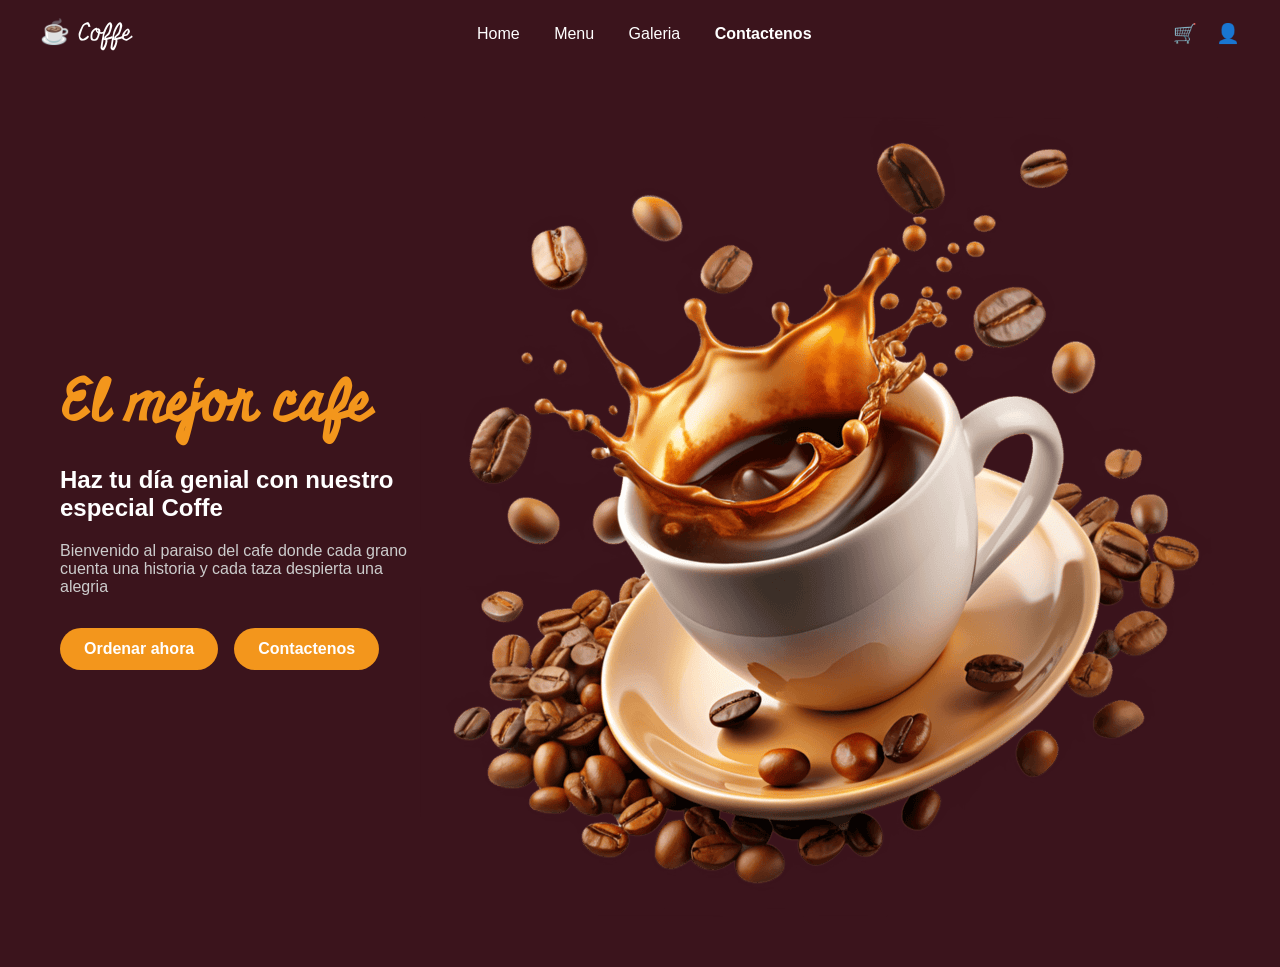
<file: index.html>
<!DOCTYPE html>
<html lang="es">
<head>
    <meta charset="UTF-8">
    <title>Coffe-Home</title>
    <link href="https://fonts.googleapis.com/css2?family=Miniver&display=swap" rel="stylesheet">
    <link rel="stylesheet" href="./css/styles.css">
</head>
<body>
    <nav class="navbar">
        <div class="logo">
            ☕ Coffe
        </div>

        <div class="nav-links">
            <a href="index.html">Home</a>
            <a href="menu.html">Menu</a>
            <a href="galeria.html">Galeria</a>
            <a href="contacto.html" class="active">Contactenos</a>
        </div>

        <div class="nav-icons">
            <a href="carrito.html"><span>🛒</span></a>
            <a href="login.html"><span>👤</span></a>
        </div>
    </nav>
    <section class="hero">
        <div class="hero-text">
            <h1>El mejor cafe</h1>
            <h2>Haz tu día genial con nuestro especial Coffe</h2>
            <p>
                Bienvenido al paraiso del cafe donde cada grano cuenta
                una historia y cada taza despierta una alegria
            </p>

            <div class="buttons">
                <a href="#" class="btn">Ordenar ahora</a>
                <a href="contactenos.html" class="btn">Contactenos</a>
            </div>
        </div>

        <div class="hero-img">
            <img src="./imagenes/img/coffee-hero-section.png" alt="Cafe">
        </div>

    </section>

</body>
</html>
</file>
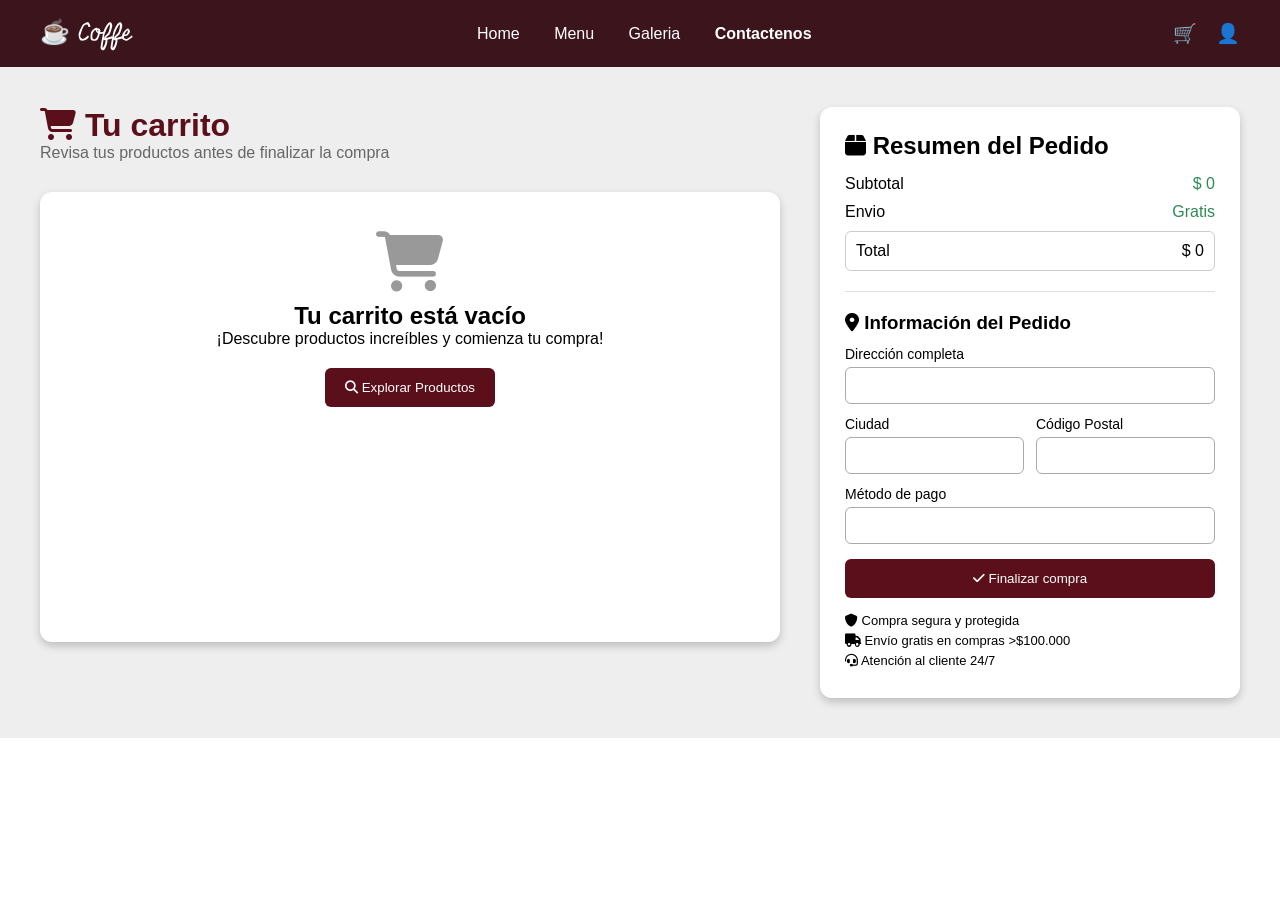
<file: carrito.html>
<!DOCTYPE html>
<html lang="es">
<head>
    <meta charset="UTF-8">
    <title>Carrito</title>

    <link href="https://fonts.googleapis.com/css2?family=Miniver&display=swap" rel="stylesheet">

    <link rel="stylesheet" href="https://cdnjs.cloudflare.com/ajax/libs/font-awesome/6.5.1/css/all.min.css">

    <link rel="stylesheet" href="./css/carrito.css">
</head>
<body>
    <nav class="navbar">
        <div class="logo">
            ☕ Coffe
        </div>

        <div class="nav-links">
            <a href="index.html">Home</a>
            <a href="menu.html">Menu</a>
            <a href="galeria.html">Galeria</a>
            <a href="contacto.html" class="active">Contactenos</a>
        </div>

        <div class="nav-icons">
            <a href="carrito.html"><span>🛒</span></a>
            <a href="login.html"><span>👤</span></a>
        </div>
    </nav>

    <main class="carrito">

    <div class="contenedor-carrito">

        <!-- COLUMNA IZQUIERDA -->
        <div class="carrito-izquierda">

            <h1><i class="fa-solid fa-cart-shopping"></i> Tu carrito</h1>
            <p class="subtitulo">Revisa tus productos antes de finalizar la compra</p>

            <div class="carrito-vacio">

                <i class="fa-solid fa-cart-shopping icono-carrito"></i>

                <h2>Tu carrito está vacío</h2>

                <p>¡Descubre productos increíbles y comienza tu compra!</p>

                <button class="btn-explorar">
                    <i class="fa-solid fa-magnifying-glass"></i> Explorar Productos
                </button>

            </div>

        </div>


        <!-- COLUMNA DERECHA -->
        <div class="carrito-derecha">

            <div class="resumen">

                <h2><i class="fa-solid fa-box"></i> Resumen del Pedido</h2>

                <div class="linea">
                    <span>Subtotal</span>
                    <span class="precio">$ 0</span>
                </div>

                <div class="linea">
                    <span>Envio</span>
                    <span class="gratis">Gratis</span>
                </div>

                <div class="total">
                    <span>Total</span>
                    <span>$ 0</span>
                </div>

                <hr>

                <h3><i class="fa-solid fa-location-dot"></i> Información del Pedido</h3>

                <label>Dirección completa</label>
                <input type="text">

                <div class="fila">
                    <div>
                        <label>Ciudad</label>
                        <input type="text">
                    </div>

                    <div>
                        <label>Código Postal</label>
                        <input type="text">
                    </div>
                </div>

                <label>Método de pago</label>
                <input type="text">

                <button class="btn-comprar">
                    <i class="fa-solid fa-check"></i> Finalizar compra
                </button>

                <div class="info">
                    <p><i class="fa-solid fa-shield"></i> Compra segura y protegida</p>
                    <p><i class="fa-solid fa-truck"></i> Envío gratis en compras >$100.000</p>
                    <p><i class="fa-solid fa-headset"></i> Atención al cliente 24/7</p>
                </div>

            </div>

        </div>

    </div>

</main>
</body>
</file>
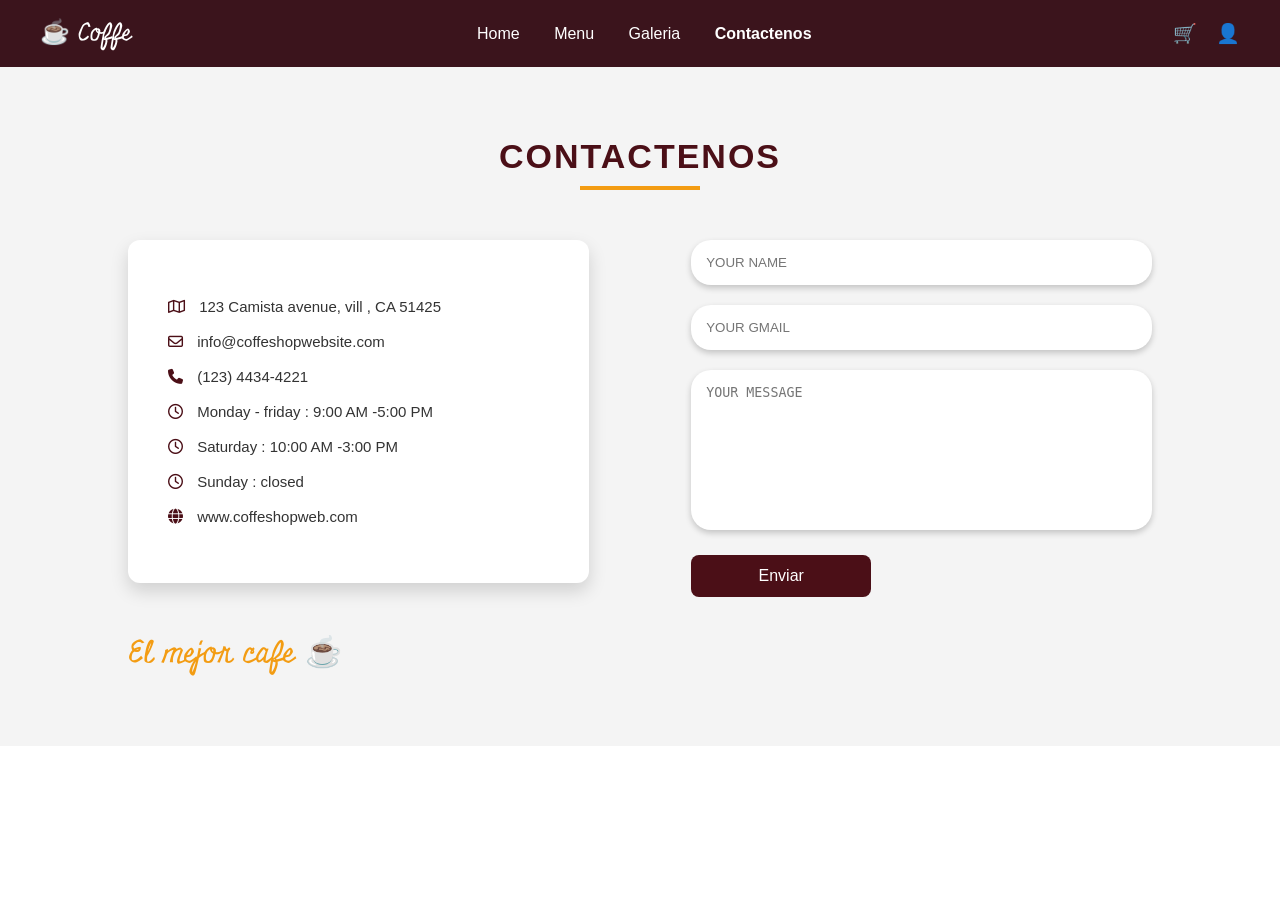
<file: contacto.html>
<!DOCTYPE html>
<html lang="es">
<head>
    <meta charset="UTF-8">
    <title>Contacto</title>
    <link rel="stylesheet" href="https://cdnjs.cloudflare.com/ajax/libs/font-awesome/6.5.1/css/all.min.css">
    <link href="https://fonts.googleapis.com/css2?family=Miniver&display=swap" rel="stylesheet">
    <link rel="stylesheet" href="./css/contacto.css">
</head>
<body>
    <nav class="navbar">
        <div class="logo">
            ☕ Coffe
        </div>

        <div class="nav-links">
            <a href="index.html">Home</a>
            <a href="menu.html">Menu</a>
            <a href="galeria.html">Galeria</a>
            <a href="contacto.html" class="active">Contactenos</a>
        </div>

        <div class="nav-icons">
            <a href="carrito.html"><span>🛒</span></a>
            <a href="login.html"><span>👤</span></a>
        </div>
    </nav>

    <main class="contacto">

    <h2 class="titulo">CONTACTENOS</h2>
    <div class="linea"></div>

    <div class="contacto-contenedor">

        <div class="contacto-info">

            <p><i class="fa-regular fa-map"></i> 123 Camista avenue, vill , CA 51425</p>

            <p><i class="fa-regular fa-envelope"></i> info@coffeshopwebsite.com</p>

            <p><i class="fa-solid fa-phone"></i> (123) 4434-4221</p>

            <p><i class="fa-regular fa-clock"></i> Monday - friday : 9:00 AM -5:00 PM</p>

            <p><i class="fa-regular fa-clock"></i> Saturday : 10:00 AM -3:00 PM</p>

            <p><i class="fa-regular fa-clock"></i> Sunday : closed</p>

            <p><i class="fa-solid fa-globe"></i> www.coffeshopweb.com</p>

        </div>

        <div class="contacto-form">

            <input type="text" placeholder="YOUR NAME">

            <input type="email" placeholder="YOUR GMAIL">

            <textarea placeholder="YOUR MESSAGE"></textarea>

            <button class="btn-enviar">Enviar</button>

        </div>

    </div>

    <div class="frase-cafe">
        El mejor cafe ☕
    </div>

</main>
</body>
</file>
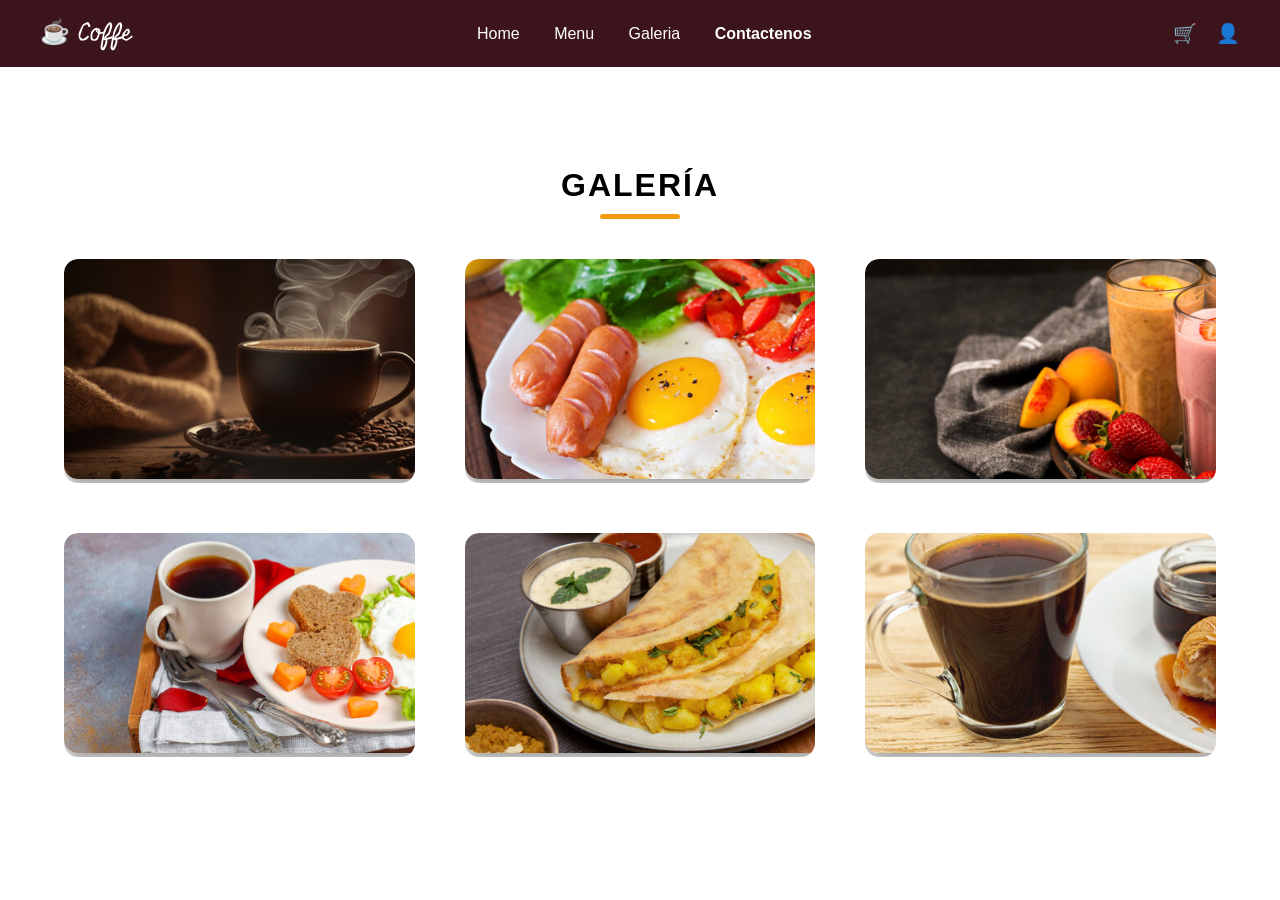
<file: galeria.html>
<!DOCTYPE html>
<html lang="es">
<head>
    <meta charset="UTF-8">
    <title>Galería</title>
    <link href="https://fonts.googleapis.com/css2?family=Miniver&display=swap" rel="stylesheet">
    <link rel="stylesheet" href="./css/galeria.css">
</head>
<body>
    <nav class="navbar">
        <div class="logo">
            ☕ Coffe
        </div>

        <div class="nav-links">
            <a href="index.html">Home</a>
            <a href="menu.html">Menu</a>
            <a href="galeria.html">Galeria</a>
            <a href="contacto.html" class="active">Contactenos</a>
        </div>

        <div class="nav-icons">
            <a href="carrito.html"><span>🛒</span></a>
            <a href="login.html"><span>👤</span></a>
        </div>
    </nav>

    <section class="galeria">

    <div class="titulo">
        <h1>GALERÍA</h1>
        <div class="linea"></div>
    </div>

    <div class="container">
        
        <div class="tarjetas">
            <img src="imagenes/img/gallery-1.jpg" alt="">
        </div>

        <div class="tarjetas">
            <div><img src="imagenes/img/gallery-2.jpg" alt=""></div>   
        </div>

        <div class="tarjetas">
            <div><img src="imagenes/img/gallery-3.jpg" alt=""></div>
        </div>

        <div class="tarjetas">
            <div><img src="imagenes/img/gallery-4.jpg" alt=""></div>
        </div>

        <div class="tarjetas">
            <div><img src="imagenes/img/gallery-5.jpg" alt=""></div>
        </div>

        <div class="tarjetas">
            <div><img src="imagenes/img/gallery-6.jpg" alt=""></div>
        </div>
    </div>

    </section>
</body>
</file>
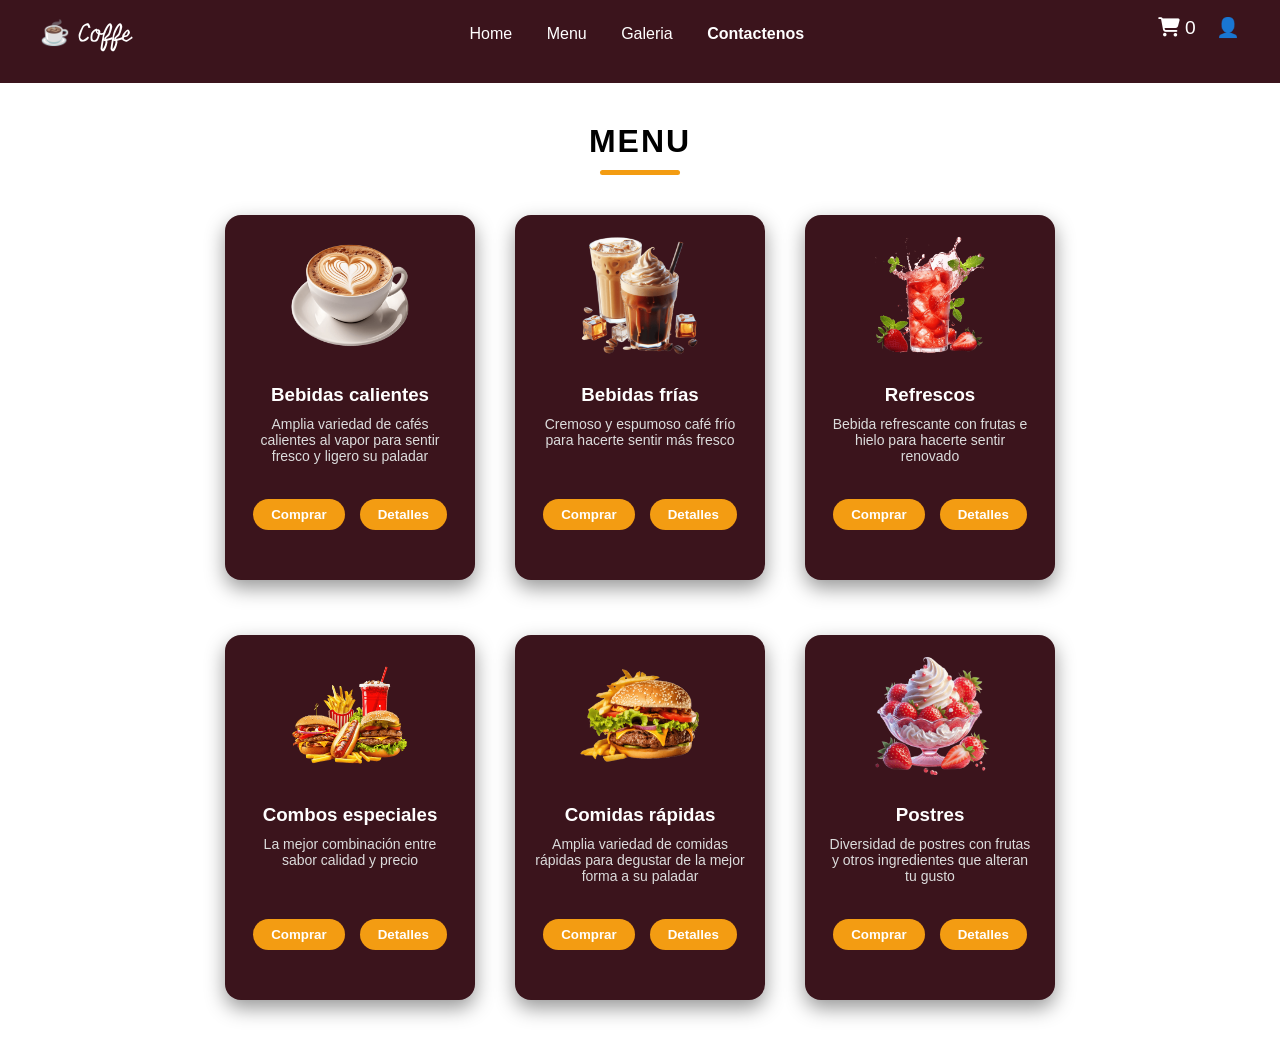
<file: menu.html>
<!DOCTYPE html>
<html lang="es">
<head>
    <meta charset="UTF-8">
    <title>Menu</title>
    <link rel="stylesheet" href="https://cdnjs.cloudflare.com/ajax/libs/font-awesome/6.5.0/css/all.min.css">
    <link href="https://fonts.googleapis.com/css2?family=Miniver&display=swap" rel="stylesheet">
    <link rel="stylesheet" href="./css/menu.css">
</head>
<body>
    <nav class="navbar">
        <div class="logo">
            ☕ Coffe
        </div>

        <div class="nav-links">
            <a href="index.html">Home</a>
            <a href="menu.html">Menu</a>
            <a href="galeria.html">Galeria</a>
            <a href="contacto.html" class="active">Contactenos</a>
        </div>

        <div class="nav-icons">
            <a href="#carrito" class="cart-link">
            <i class="fa-solid fa-cart-shopping"></i>
            <span id="cart-count" class="cart-count">0</span>
            </a>
            <a href="login.html"><span>👤</span></a>
        </div>
    </nav>
<section>
<div class="titulo">
    <h1>MENU</h1>
    <div class="linea"></div>
</div>

<div class="contenedor">

    <div class="tarjeta">
        <div>
            <img src="imagenes/img/hot-beverages.png" alt="">
            <h3>Bebidas calientes</h3>
            <p>Amplia variedad de cafés calientes al vapor para sentir fresco y ligero su paladar</p>
        </div>
        <div class="botones">
            <button class="order-btn">Comprar</button>
            <button>Detalles</button>
        </div>
    </div>

    <div class="tarjeta">
        <div>
            <img src="imagenes/img/cold-beverages.png" alt="">
            <h3>Bebidas frías</h3>
            <p>Cremoso y espumoso café frío para hacerte sentir más fresco</p>
        </div>
        <div class="botones">
            <button class="order-btn">Comprar</button>
            <button>Detalles</button>
        </div>
    </div>

    <div class="tarjeta">
        <div>
            <img src="imagenes/img/refreshment.png" alt="">
            <h3>Refrescos</h3>
            <p>Bebida refrescante con frutas e hielo para hacerte sentir renovado</p>
        </div>
        <div class="botones">
            <button class="order-btn">Comprar</button>
            <button>Detalles</button>
        </div>
    </div>

    <div class="tarjeta">
        <div>
            <img src="imagenes/img/special-combo.png" alt="">
            <h3>Combos especiales</h3>
            <p>La mejor combinación entre sabor calidad y precio</p>
        </div>
        <div class="botones">
            <button class="order-btn">Comprar</button>
            <button>Detalles</button>
        </div>
    </div>

    <div class="tarjeta">
        <div>
            <img src="imagenes/img/burger-frenchfries.png" alt="">
            <h3>Comidas rápidas</h3>
            <p>Amplia variedad de comidas rápidas para degustar de la mejor forma a su paladar</p>
        </div>
        <div class="botones">
            <button class="order-btn">Comprar</button>
            <button>Detalles</button>
        </div>
    </div>

    <div class="tarjeta">
        <div>
            <img src="imagenes/img/desserts.png" alt="">
            <h3>Postres</h3>
            <p>Diversidad de postres con frutas y otros ingredientes que alteran tu gusto</p>
        </div>
        <div class="botones">
            <button class="order-btn">Comprar</button>
            <button>Detalles</button>
        </div>
    </div>

</div>
</section>

<div id="toast" class="toast">
  <span class="icon">☕</span>
  <span id="toast-text">Producto agregado</span>
</div>

<script src="./script.js"></script>
</body>
</html>
</file>
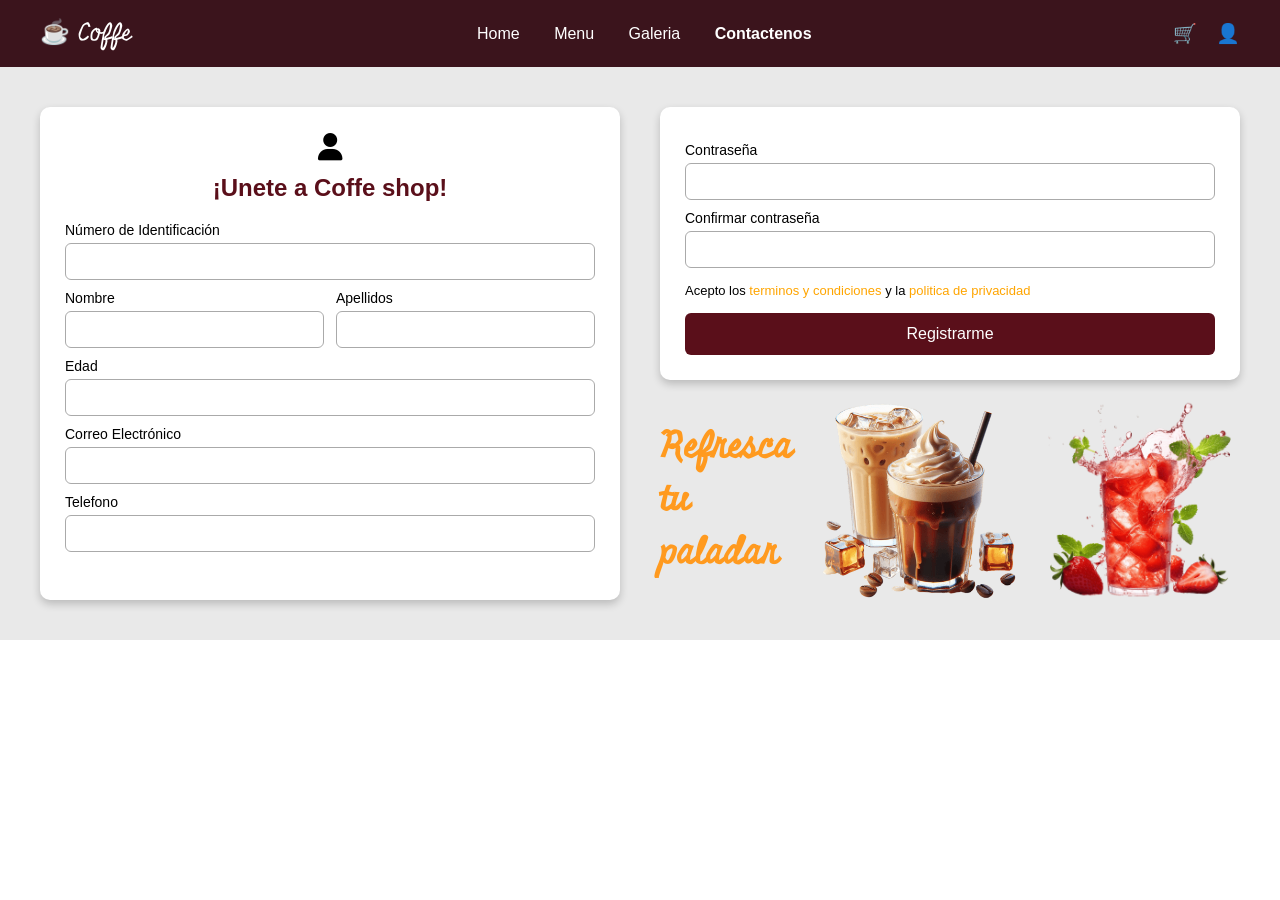
<file: registro.html>
<!DOCTYPE html>
<html lang="es">
<head>
    <meta charset="UTF-8">
    <title>Registro</title>
    <link href="https://fonts.googleapis.com/css2?family=Miniver&display=swap" rel="stylesheet">
    <link rel="stylesheet" href="https://cdnjs.cloudflare.com/ajax/libs/font-awesome/6.5.1/css/all.min.css">
    <link rel="stylesheet" href="./css/registro.css">
</head>
<body>
    <nav class="navbar">
        <div class="logo">
            ☕ Coffe
        </div>

        <div class="nav-links">
            <a href="index.html">Home</a>
            <a href="menu.html">Menu</a>
            <a href="galeria.html">Galeria</a>
            <a href="contacto.html" class="active">Contactenos</a>
        </div>

        <div class="nav-icons">
            <a href="carrito.html"><span>🛒</span></a>
            <a href="login.html"><span>👤</span></a>
        </div>
    </nav>

<main class="registro">

    <div class="contenedor-registro">

        <div class="card izquierda">

            <div class="icono">
                <i class="fa-solid fa-user"></i>
            </div>

            <h2>¡Unete a Coffe shop!</h2>

            <form>

                <label>Número de Identificación</label>
                <input type="text">

                <div class="fila">
                    <div>
                        <label>Nombre</label>
                        <input type="text">
                    </div>

                    <div>
                        <label>Apellidos</label>
                        <input type="text">
                    </div>
                </div>

                <label>Edad</label>
                <input type="number">

                <label>Correo Electrónico</label>
                <input type="email">

                <label>Telefono</label>
                <input type="text">

            </form>

        </div>

        <div class="derecha">

            <div class="card">

                <form>

                    <label>Contraseña</label>
                    <input type="password">

                    <label>Confirmar contraseña</label>
                    <input type="password">

                    <p class="terminos">
                        Acepto los <span>terminos y condiciones</span> y la
                        <span>politica de privacidad</span>
                    </p>

                    <button>Registrarme</button>

                </form>

            </div>

            <div class="bebidas">

                <h3>Refresca tu<br>paladar</h3>

                <img src="imagenes/img/cold-beverages.png" alt="bebidas">
                <img src="imagenes/img/refreshment.png" alt="bebidas">

            </div>

        </div>

    </div>

</main>
</body>
</file>
<file: css/styles.css>
* {
    margin: 0;
    padding: 0;
    box-sizing: border-box;
}

body {
    font-family: Arial, sans-serif;
}

.navbar {
    background-color: #3b141c;
    display: flex;
    justify-content: space-between;
    align-items: center;
    padding: 16px 40px;
}

.logo {
    color: white;
    font-family: 'Miniver', cursive;
    font-size: 1.5rem;
}

.nav-links a {
    color: white;
    text-decoration: none;
    margin: 0 15px;
}

.nav-links .active {
    font-weight: bold;
}

.nav-icons a {
    color: white;
    text-decoration: none;
    margin-left: 15px;
    font-size: 1.2rem;
}

.hero {
    background-color: #3b141c;
    min-height: 100vh;
    display: flex;
    align-items: center;
    padding: 0 60px;
}

.hero-text {
    width: -60%;
    color: white;
}

.hero-text h1 {
    font-family: 'Miniver', cursive;
    color: #f3961c;
    font-size: 3.5rem;
    margin-bottom: 20px;
}

.hero-text h2 {
    font-size: 1.5rem;
    margin-bottom: 20px;
}

.hero-text p {
    color: #cccccc;
    max-width: 500px;
}

.buttons {
    display: flex;
    gap: 16px;
    margin-top: 32px;
}

.btn {
    background-color: #f3961c;
    color: white;
    padding: 12px 24px;
    border-radius: 30px;
    text-decoration: none;
    font-weight: bold;
}

.btn:hover {
    opacity: 0.9;
}

.hero-img {
    width: -40%;
    display: flex;
    justify-content: left;
}

.hero-img img {
    max-height: 90vh;
}

@media (max-width: 992px) {

    .hero {
        padding: 40px;
    }

    .hero-text {
        width: 55%;
    }

    .hero-text h1 {
        font-size: 2.8rem;
    }

    .hero-text h2 {
        font-size: 1.3rem;
    }

    .hero-img {
        width: 45%;
    }

    .hero-img img {
        max-height: 70vh;
    }
}

@media (max-width: 992px){

    .hero{
        padding:40px;
    }

    .hero-text{
        width:55%;
    }

    .hero-img{
        width:45%;
    }

    .hero-img img{
        max-height:70vh;
    }

    .hero-text h1{
        font-size:2.8rem;
    }

}

/* CELULAR */

@media (max-width:768px){

    .hero{
        flex-direction:column;
        text-align:center;
        padding:40px 20px;
    }

    /* imagen arriba */
    .hero-img{
        order:-1;
        width:100%;
        margin-bottom:25px;
    }

    .hero-img img{
        width:80%;
        max-height:none;
    }

    .hero-text{
        width:100%;
    }

    .hero-text h1{
        font-size:2.3rem;
    }

    .hero-text h2{
        font-size:1.2rem;
    }

    .hero-text p{
        margin:auto;
    }

    .buttons{
        justify-content:center;
        flex-wrap:wrap;
    }

}

/* CELULARES PEQUEÑOS */

@media (max-width:480px){

    .hero-text h1{
        font-size:1.9rem;
    }

    .hero-text h2{
        font-size:1rem;
    }

    .btn{
        padding:10px 20px;
        font-size:0.9rem;
    }

}

@media (max-width: 768px) {

    .navbar {
        flex-direction: column;
        gap: 15px;
        padding: 20px;
        text-align: center;
    }

    .nav-links {
        display: flex;
        flex-direction: column;
        gap: 10px;
    }

    .nav-links a {
        margin: 0;
    }

    .nav-icons {
        margin-top: 10px;
    }
    
}
</file>
<file: css/carrito.css>
* {
    margin: 0;
    padding: 0;
    box-sizing: border-box;
}

body {
    font-family: Arial, sans-serif;
}

.navbar {
    background-color: #3b141c;
    display: flex;
    justify-content: space-between;
    align-items: center;
    padding: 16px 40px;
}

.logo {
    color: white;
    font-family: 'Miniver', cursive;
    font-size: 1.5rem;
}

.nav-links a {
    color: white;
    text-decoration: none;
    margin: 0 15px;
}

.nav-links .active {
    font-weight: bold;
}

.nav-icons a {
    color: white;
    text-decoration: none;
    margin-left: 15px;
    font-size: 1.2rem;
}

.hero {
    background-color: #3b141c;
    min-height: 100vh;
    display: flex;
    align-items: center;
    padding: 0 60px;
}

.hero-text {
    width: 60%;
    color: white;
}

.hero-text h1 {
    font-family: 'Miniver', cursive;
    color: #f3961c;
    font-size: 3.5rem;
    margin-bottom: 20px;
}

.hero-text h2 {
    font-size: 1.5rem;
    margin-bottom: 20px;
}

.hero-text p {
    color: #cccccc;
    max-width: 500px;
}

.buttons {
    display: flex;
    gap: 16px;
    margin-top: 32px;
}

.btn {
    background-color: #f3961c;
    color: white;
    padding: 12px 24px;
    border-radius: 30px;
    text-decoration: none;
    font-weight: bold;
}

.btn:hover {
    opacity: 0.9;
}

.hero-img {
    width: 40%;
    display: flex;
    justify-content: center;
}

.hero-img img {
    max-height: 90vh;
}

.carrito{
    background:#eeeeee;
    padding:40px;
}

.contenedor-carrito{
    max-width:1200px;
    margin:auto;
    display:grid;
    grid-template-columns:1fr 420px;
    gap:40px;
}

.carrito-izquierda h1{
    color:#5a0f1a;
}

.subtitulo{
    color:#666;
    margin-bottom:30px;
}

.carrito-vacio{
    height: 50vh;
    justify-content: center;
    align-items: center;
    background:white;
    padding:40px;
    border-radius:12px;
    text-align:center;
    box-shadow:0 4px 8px rgba(0,0,0,0.2);
}

.icono-carrito{
    font-size:60px;
    color:#999;
    margin-bottom:10px;
}

.btn-explorar{
    margin-top:20px;
    background:#5a0f1a;
    color:white;
    border:none;
    padding:12px 20px;
    border-radius:6px;
    cursor:pointer;
}

.resumen{
    background:white;
    padding:25px;
    border-radius:12px;
    box-shadow:0 4px 8px rgba(0,0,0,0.2);
}

.resumen h2{
    margin-bottom:15px;
}

.linea{
    display:flex;
    justify-content:space-between;
    margin:10px 0;
}

.precio{
    color:#2e8b57;
}

.gratis{
    color:#2e8b57;
}

.total{
    display:flex;
    justify-content:space-between;
    border:1px solid #ccc;
    padding:10px;
    border-radius:6px;
    margin-top:10px;
}

/* FORMULARIO */

.resumen label{
    display:block;
    margin-top:12px;
    font-size:14px;
}

.resumen input{
    width:100%;
    padding:10px;
    border-radius:6px;
    border:1px solid #aaa;
    margin-top:5px;
}

.fila{
    display:grid;
    grid-template-columns:1fr 1fr;
    gap:12px;
}

/* BOTON */

.btn-comprar{
    width:100%;
    margin-top:15px;
    padding:12px;
    background:#5a0f1a;
    color:white;
    border:none;
    border-radius:6px;
    cursor:pointer;
}

/* INFO FINAL */

.info{
    margin-top:15px;
    font-size:13px;
}

.info p{
    margin:5px 0;
}

hr{
    border: none;
    height: 1px;
    background:#ddd;
    margin:20px 0;
}

/* ============================= */
/* RESPONSIVE TABLET */
/* ============================= */

@media (max-width: 1024px){

    .hero{
        flex-direction:column;
        text-align:center;
        padding:40px;
    }

    .hero-text{
        width:100%;
    }

    .hero-img{
        width:100%;
        margin-top:30px;
    }

    .hero-img img{
        max-height:400px;
    }

    .contenedor-carrito{
        grid-template-columns:1fr;
        gap:30px;
    }

}


/* ============================= */
/* RESPONSIVE CELULAR */
/* ============================= */

@media (max-width: 768px){

    .navbar{
        flex-direction:column;
        gap:15px;
        padding:20px;
    }

    .nav-links{
        display:flex;
        flex-direction:column;
        gap:10px;
    }

    .nav-icons{
        margin-top:10px;
    }

    .hero{
        padding:30px 20px;
    }

    .hero-text h1{
        font-size:2.5rem;
    }

    .hero-text h2{
        font-size:1.2rem;
    }

    .buttons{
        justify-content:center;
        flex-wrap:wrap;
    }

    .carrito{
        padding:20px;
    }

    .carrito-vacio{
        padding:25px;
    }

    .icono-carrito{
        font-size:45px;
    }

    .fila{
        grid-template-columns:1fr;
    }

}


/* ============================= */
/* CELULARES PEQUEÑOS */
/* ============================= */

@media (max-width: 480px){

    .hero-text h1{
        font-size:2rem;
    }

    .hero-text p{
        font-size:14px;
    }

    .btn{
        padding:10px 18px;
        font-size:14px;
    }

    .resumen{
        padding:20px;
    }

    .btn-comprar{
        font-size:14px;
    }

}
</file>
<file: css/contacto.css>
* {
    margin: 0;
    padding: 0;
    box-sizing: border-box;
}

body {
    font-family: Arial, sans-serif;
}

.navbar {
    background-color: #3b141c;
    display: flex;
    justify-content: space-between;
    align-items: center;
    padding: 16px 40px;
}

.logo {
    color: white;
    font-family: 'Miniver', cursive;
    font-size: 1.5rem;
}

.nav-links a {
    color: white;
    text-decoration: none;
    margin: 0 15px;
}

.nav-links .active {
    font-weight: bold;
}

.nav-icons a {
    color: white;
    text-decoration: none;
    margin-left: 15px;
    font-size: 1.2rem;
}

.hero {
    background-color: #3b141c;
    min-height: 100vh;
    display: flex;
    align-items: center;
    padding: 0 60px;
}

.hero-text {
    width: 60%;
    color: white;
}

.hero-text h1 {
    font-family: 'Miniver', cursive;
    color: #f3961c;
    font-size: 3.5rem;
    margin-bottom: 20px;
}

.hero-text h2 {
    font-size: 1.5rem;
    margin-bottom: 20px;
}

.hero-text p {
    color: #cccccc;
    max-width: 500px;
}

.buttons {
    display: flex;
    gap: 16px;
    margin-top: 32px;
}

.btn {
    background-color: #f3961c;
    color: white;
    padding: 12px 24px;
    border-radius: 30px;
    text-decoration: none;
    font-weight: bold;
}

.btn:hover {
    opacity: 0.9;
}

.hero-img {
    width: 40%;
    display: flex;
    justify-content: center;
}

.hero-img img {
    max-height: 90vh;
}

.contacto{
    width:100%;
    padding:70px 10%;
    background:#f4f4f4;
}

.titulo{
    text-align:center;
    font-size:34px;
    color:#4b0f17;
    letter-spacing:2px;
}

.linea{
    width:120px;
    height:4px;
    background:#f39c12;
    margin:10px auto 50px auto;
}

.contacto-contenedor{
    display:flex;
    justify-content:space-between;
    gap:70px;
    align-items:flex-start;
}

.contacto-info{
    width:45%;
    background:white;
    padding:40px;
    border-radius:12px;

    box-shadow:0 8px 18px rgba(0,0,0,0.15);
}

.contacto-info p{
    margin:18px 0;
    font-size:15px;
    color:#333;
}

.contacto-info i{
    margin-right:10px;
    color:#4b0f17;
}

.contacto-form{
    width:45%;
    display:flex;
    flex-direction:column;
}

.contacto-form input{
    padding:15px;
    margin-bottom:20px;

    border:none;
    border-radius:20px;

    box-shadow:0 3px 6px rgba(0,0,0,0.2);
}

.contacto-form textarea{
    padding:15px;
    height:160px;

    border:none;
    border-radius:20px;

    resize:none;
    margin-bottom:25px;

    box-shadow:0 3px 6px rgba(0,0,0,0.2);
}

.btn-enviar{
    width:180px;
    padding:12px;

    background:#4b0f17;
    color:white;

    border:none;
    border-radius:8px;

    font-size:16px;

    cursor:pointer;
    transition:0.3s;
}

.btn-enviar:hover{
    background:#6d1c27;
}

.frase-cafe{
margin-top:35px;
font-size:30px;
color:#f39c12;
font-family:'Miniver', cursive;
}

@media (max-width:900px){

.contacto-contenedor{
    flex-direction:column;
    gap:40px;
}

.contacto-info,
.contacto-form{
    width:100%;
}

.btn-enviar{
    width:100%;
}

.frase-cafe{
    text-align:center;
}

}

@media (max-width: 768px) {

    .navbar {
        flex-direction: column;
        gap: 15px;
        padding: 20px;
        text-align: center;
    }

    .nav-links {
        display: flex;
        flex-direction: column;
        gap: 10px;
    }

    .nav-links a {
        margin: 0;
    }

    .nav-icons {
        margin-top: 10px;
    }
}
</file>
<file: css/galeria.css>
* {
    margin: 0;
    padding: 0;
    box-sizing: border-box;
}

body {
    font-family: Arial, sans-serif;
}

.navbar {
    background-color: #3b141c;
    display: flex;
    justify-content: space-between;
    align-items: center;
    padding: 16px 40px;
}

.logo {
    color: white;
    font-family: 'Miniver', cursive;
    font-size: 1.5rem;
}

.nav-links a {
    color: white;
    text-decoration: none;
    margin: 0 15px;
}

.nav-links .active {
    font-weight: bold;
}

.nav-icons a {
    color: white;
    text-decoration: none;
    margin-left: 15px;
    font-size: 1.2rem;
}

.titulo{
    text-align:center;
    margin-top:40px;
}

.titulo h1{
    margin:0;
    font-size:32px;
    color:#000;
    letter-spacing:2px;
}

.linea{
    width:80px;
    height:5px;
    background:#f39c12;
    margin:10px auto 40px auto;
    border-radius:5px;
}

.galeria{
    padding: 60px 5%;
    text-align: center;
}

.container{
    display:grid;
    grid-template-columns: repeat(3, 1fr);
    gap:50px;
}

.tarjetas{
    overflow: hidden;
    border-radius: 14px;
}

.tarjetas img{
    border-radius: 14px;
    height: 220px;
    width: 55vh;
    object-fit: cover;
    transition: 0.3s;
    box-shadow:0 8px 20px #979797;
}

.tarjetas img:hover{
    transform: scale(1.05); 
    
}

@media (max-width: 900px){

    .container{
        grid-template-columns: repeat(2, 1fr);
    }
}

@media (max-width: 768px) {

    .navbar {
        flex-direction: column;
        gap: 15px;
        padding: 20px;
        text-align: center;
    }

    .nav-links {
        display: flex;
        flex-direction: column;
        gap: 10px;
    }

    .nav-links a {
        margin: 0;
    }

    .nav-icons {
        margin-top: 10px;
    }
}

@media (max-width: 600px){
    .container{ 
        grid-template-columns: 1fr;
    }

}
</file>
<file: css/menu.css>
* {
    margin: 0;
    padding: 0;
    margin-bottom: 15px;
    box-sizing: border-box;
}

body {
    font-family: Arial, sans-serif;
}

.navbar {
    background-color: #3b141c;
    display: flex;
    justify-content: space-between;
    align-items: center;
    padding: 16px 40px;
}

.logo {
    color: white;
    font-family: 'Miniver', cursive;
    font-size: 1.5rem;
}

.nav-links a {
    color: white;
    text-decoration: none;
    margin: 0 15px;
}

.nav-links .active {
    font-weight: bold;
}

.nav-icons a {
    color: white;
    text-decoration: none;
    margin-left: 15px;
    font-size: 1.2rem;
}

.titulo{
    text-align:center;
    margin-top:40px;
}

.titulo h1{
    margin:0;
    font-size:32px;
    color:#000;
    letter-spacing:2px;
}

.linea{
    width:80px;
    height:5px;
    background:#f39c12;
    margin:10px auto 40px auto;
    border-radius:5px;
}

.contenedor{
    width: 90%;
    margin: auto;

    display: grid;
    grid-template-columns: repeat(3, 250px);
    justify-content: center;
    gap: 40px;
}

.tarjeta{
    background:#3b141c;
    border-radius:16px;
    display:flex;
    flex-direction:column;
    justify-content:space-between;
    padding:20px;
    text-align:center;
    box-shadow:0 8px 20px #979797;

    width:250px;
}

.tarjeta img{
    width:120px;
    height:120px;
    object-fit:contain;
    margin:0 auto 15px auto;
}

.tarjeta h3{
    color:#fff;
    margin:10px 0 10px 0;
}

.tarjeta p{
    color:#dcdcdc;
    font-size:14px;
    margin-bottom:20px;
}

.botones{
    display:flex;
    justify-content:center;
    gap:15px;
}

.botones button{
    background:#f39c12;
    border:none;
    padding:8px 18px;
    border-radius:20px;
    color:white;
    font-weight:bold;
    cursor:pointer;
    transition:0.3s;
}

.botones button:hover{
    background:#e67e22;
}

.toast {
  position: fixed;
  top: 80px;
  right: 5%;
  min-width: 260px;
  max-width: 320px;
  padding: 15px 18px;

  display: flex;
  align-items: center;
  gap: 10px;

  background: #3b141c;
  color: #fff;
  border-radius: 10px;

  font-family: 'Segoe UI', sans-serif;
  font-size: 14px;

  box-shadow: 0 10px 25px rgba(0,0,0,0.25);

  opacity: 0;
  transform: translateY(-30px);
  transition: all 0.4s ease;

  z-index: 9999;
  overflow: hidden;
}

.toast.show {
  opacity: 1;
  transform: translateY(0);
}

.toast .icon {
  font-size: 18px;
}

@media(max-width:900px){
      .contenedor{
        grid-template-columns: repeat(2, 250px);
    }
}

@media (max-width: 768px) {
    .navbar {
        flex-direction: column;
        gap: 15px;
        padding: 20px;
        text-align: center;
    }

    .nav-links {
        display: flex;
        flex-direction: column;
        gap: 10px;
    }

    .nav-links a {
        margin: 0;
    }

    .nav-icons {
        margin-top: 10px;
    }
}

@media(max-width:600px){
    .contenedor{
        grid-template-columns: 250px;
    }
}
</file>
<file: css/registro.css>
* {
    margin: 0;
    padding: 0;
    box-sizing: border-box;
}

body {
    font-family: Arial, sans-serif;
}

.navbar {
    background-color: #3b141c;
    display: flex;
    justify-content: space-between;
    align-items: center;
    padding: 16px 40px;
}

.logo {
    color: white;
    font-family: 'Miniver', cursive;
    font-size: 1.5rem;
}

.nav-links a {
    color: white;
    text-decoration: none;
    margin: 0 15px;
}

.nav-links .active {
    font-weight: bold;
}

.nav-icons a {
    color: white;
    text-decoration: none;
    margin-left: 15px;
    font-size: 1.2rem;
}

.hero {
    background-color: #3b141c;
    min-height: 100vh;
    display: flex;
    align-items: center;
    padding: 0 60px;
}

.hero-text {
    width: 60%;
    color: white;
}

.hero-text h1 {
    font-family: 'Miniver', cursive;
    color: #f3961c;
    font-size: 3.5rem;
    margin-bottom: 20px;
}

.hero-text h2 {
    font-size: 1.5rem;
    margin-bottom: 20px;
}

.hero-text p {
    color: #cccccc;
    max-width: 500px;
}

.buttons {
    display: flex;
    gap: 16px;
    margin-top: 32px;
}

.btn {
    background-color: #f3961c;
    color: white;
    padding: 12px 24px;
    border-radius: 30px;
    text-decoration: none;
    font-weight: bold;
}

.btn:hover {
    opacity: 0.9;
}

.hero-img {
    width: 40%;
    display: flex;
    justify-content: center;
}

.hero-img img {
    max-height: 90vh;
}

.registro{
    background:#e9e9e9;
    padding:40px;
}

.contenedor-registro{
    max-width:1200px;
    margin:auto;
    display:grid;
    grid-template-columns:1fr 1fr;
    gap:40px;
}

.card{
    background:white;
    padding:25px;
    border-radius:10px;
    box-shadow:0 4px 8px rgba(0,0,0,0.2);
}

.icono{
    text-align:center;
    font-size:28px;
    margin-bottom:10px;
}

.card h2{
    text-align:center;
    color:#5a0f1a;
    margin-bottom:20px;
}

form label{
    font-size:14px;
    display:block;
    margin-top:10px;
}

form input{
    width:100%;
    padding:10px;
    border-radius:6px;
    border:1px solid #aaa;
    margin-top:5px;
}

.fila{
    display:grid;
    grid-template-columns:1fr 1fr;
    gap:12px;
}

.terminos{
    font-size:13px;
    margin-top:15px;
}

.terminos span{
    color:orange;
}

button{
    width:100%;
    margin-top:15px;
    padding:12px;
    background:#5a0f1a;
    color:white;
    border:none;
    border-radius:6px;
    font-size:16px;
}

.derecha{
    display:flex;
    flex-direction:column;
}

.bebidas{
    margin-top:20px;
    display:flex;
    align-items:center;
    justify-content:center;
    gap:20px;
}

.bebidas h3{
    color:#ff9a1f;
    font-family: 'Miniver', cursive;;
    font-size:36px;
}

.bebidas img{
    width:200px;
}

@media (max-width:768px){

.contenedor-registro{
    grid-template-columns:1fr;
}

.bebidas{
    order:1;
    flex-direction:column;
    text-align:center;
}

.bebidas img{
    width:180px;
}

.derecha .card{
    order:2;
}

.izquierda{
    order:3;
}

}

@media (max-width: 768px) {

    .navbar {
        flex-direction: column;
        gap: 15px;
        padding: 20px;
        text-align: center;
    }

    .nav-links {
        display: flex;
        flex-direction: column;
        gap: 10px;
    }

    .nav-links a {
        margin: 0;
    }

    .nav-icons {
        margin-top: 10px;
    }
}
</file>
